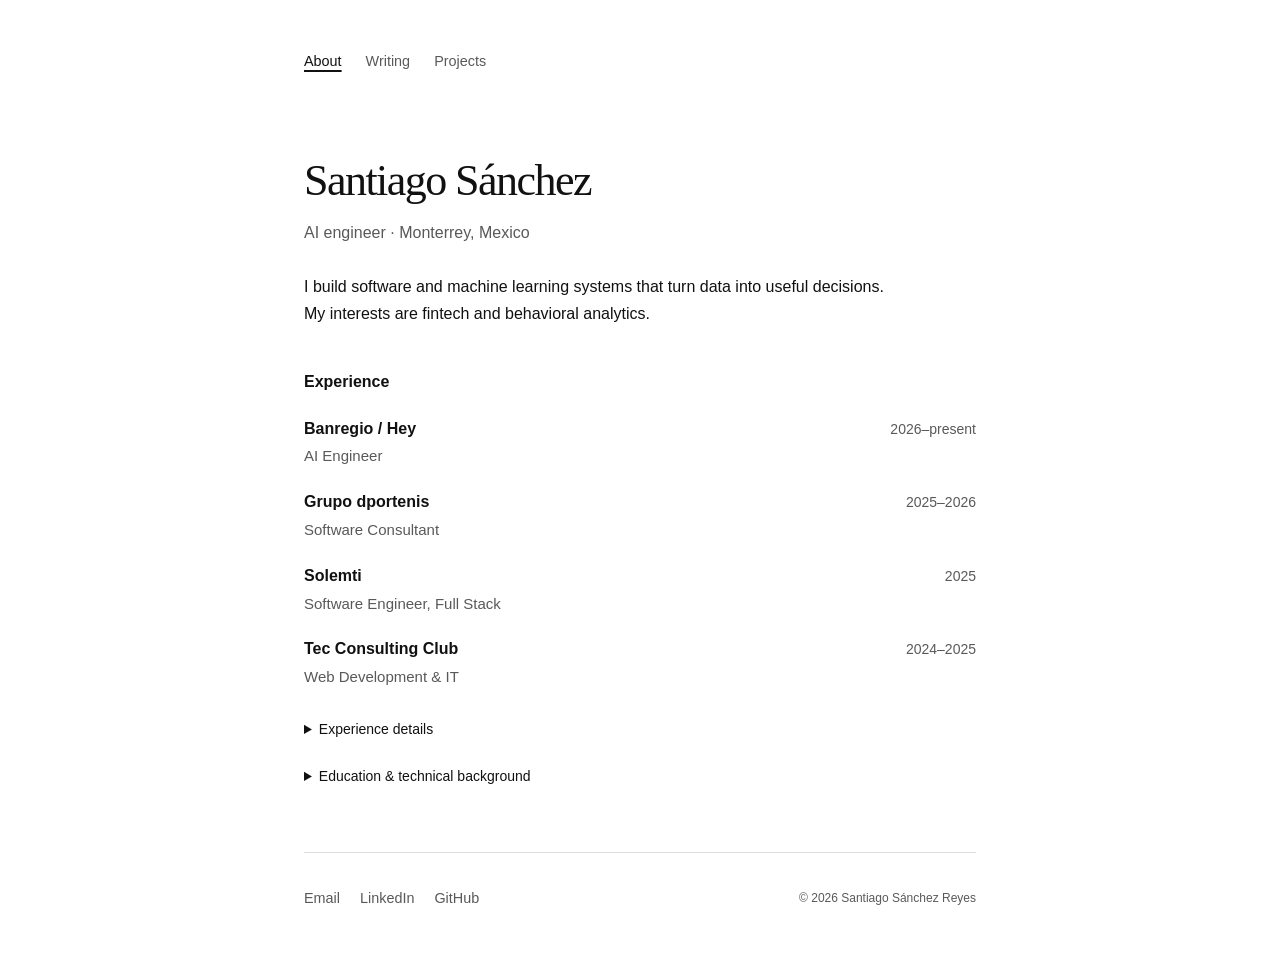
<file: index.html>
<!doctype html>
<html lang="en">
<head>
  <meta charset="utf-8">
  <meta name="viewport" content="width=device-width, initial-scale=1">
  <meta name="description" content="I build software and machine learning systems to turn data into useful decisions.">
  <meta name="theme-color" content="#ffffff">
  <title>About | Santiago Sánchez Reyes</title>
  <link rel="icon" type="image/svg+xml" href="favicon.svg">
  <link rel="stylesheet" href="styles.css">
</head>
<body>
  <a class="skip-link" href="#main">Skip to content</a>
  <header class="site-header container">
    <nav aria-label="Main navigation"><a href="index.html" aria-current="page">About</a>
<a href="writing.html">Writing</a>
<a href="projects.html">Projects</a></nav>
  </header>
  <main id="main" class="container">
    <header class="page-heading">
      <h1>Santiago Sánchez</h1>
      <p class="subtitle">AI engineer · Monterrey, Mexico</p>
    </header>

    <p class="intro">I build software and machine learning systems that turn data into useful decisions.
      My interests are fintech and behavioral analytics.</p>
    <section aria-labelledby="experience-heading">
      <h2 id="experience-heading">Experience</h2>
      <ul class="experience-list"><li>
        <div class="item-heading"><strong>Banregio / Hey</strong><span class="meta">2026–present</span></div>
        <p class="role">AI Engineer</p>
      </li><li>
        <div class="item-heading"><strong>Grupo dportenis</strong><span class="meta">2025–2026</span></div>
        <p class="role">Software Consultant</p>
      </li><li>
        <div class="item-heading"><strong>Solemti</strong><span class="meta">2025</span></div>
        <p class="role">Software Engineer, Full Stack</p>
      </li><li>
        <div class="item-heading"><strong>Tec Consulting Club</strong><span class="meta">2024–2025</span></div>
        <p class="role">Web Development &amp; IT</p>
      </li></ul>
      <details>
        <summary>Experience details</summary>
        <div class="detail-content"><h3>AI Engineer — Banregio / Hey</h3>
          <p><time datetime="2026-07">July 2026</time>–present · Monterrey, Mexico</p>
          <p>Developing LLM-powered applications that deliver insights.</p>

<h3>Software Consultant — Grupo dportenis</h3>
          <p><time datetime="2025-08">August 2025</time>–<time datetime="2026-06">June 2026</time> · Mazatlán, Mexico</p>
          <p>Worked with business stakeholders on operational dashboards, procurement analysis,
            budget tracking, demand analytics, and Python automation.</p>

<h3>Software Engineer, Full Stack — Solemti</h3>
          <p>2025 · Sinaloa, Mexico</p>
          <p>Contributed to e-commerce software, reusable interface components, authentication,
            and backend endpoints. Collaborated on production debugging and code reviews.</p>

<h3>Web Development &amp; IT — Tec Consulting Club</h3>
          <p>2024–2025 · Monterrey, Mexico</p>
          <p>Developed club websites and administration interfaces for contacts, sponsorships,
            events, and resources.</p>
        </div>
      </details>
    </section>
    <details class="background">
      <summary>Education &amp; technical background</summary>
      <div class="detail-content"><h3>Education</h3>
      <ul>
        <li><strong>Tecnológico de Monterrey</strong> — Computer Science, 2022–2026.</li>
        <li><strong>Aalto University</strong> — Study abroad, School of Science, 2025.</li>
      </ul>

      <h3>Tools and technologies</h3>
      <dl>
        <dt><strong>Languages</strong></dt>
        <dd>Python, SQL, TypeScript, JavaScript, Java, C++, Swift, and R.</dd>
        <dt><strong>Web and backend</strong></dt>
        <dd>Angular, React, Node.js, NestJS, Express, FastAPI, Flask, and REST APIs.</dd>
        <dt><strong>Data and machine learning</strong></dt>
        <dd>pandas, NumPy, scikit-learn, XGBoost, LightGBM, MLflow, Optuna, and SHAP.</dd>
        <dt><strong>Databases and cloud</strong></dt>
        <dd>PostgreSQL, SQL Server, Firebase, and AWS data services.</dd>
      </dl>
      <p><strong>Languages spoken:</strong> Spanish and English.</p>
    </div>
    </details>

  </main>
  <footer class="container">
    <nav aria-label="Contact links">
      <a href="mailto:santiagosa2003@gmail.com">Email</a>
      <a href="https://www.linkedin.com/in/santischzr0304/">LinkedIn</a>
      <a href="https://github.com/santiagoschzr">GitHub</a>
    </nav>
    <p>© 2026 Santiago Sánchez Reyes</p>
  </footer>
</body>
</html>
</file>
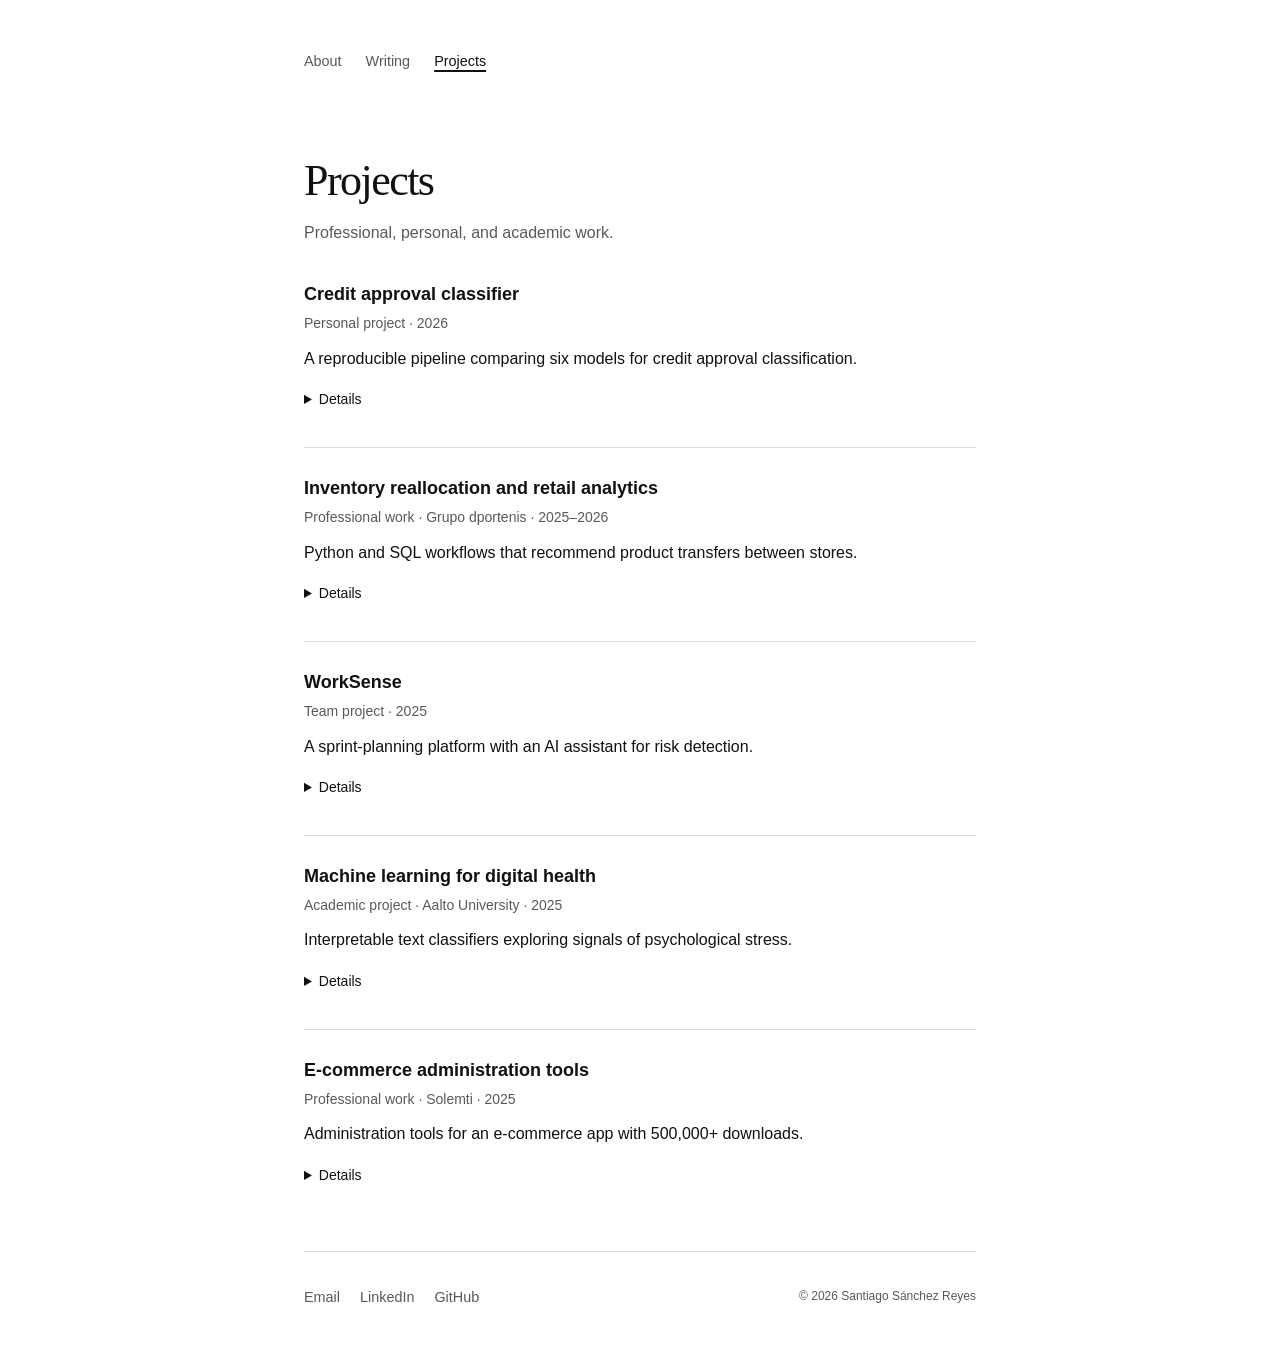
<file: projects.html>
<!doctype html>
<html lang="en">
<head>
  <meta charset="utf-8">
  <meta name="viewport" content="width=device-width, initial-scale=1">
  <meta name="description" content="A collection of work in machine learning, data, and software development.">
  <meta name="theme-color" content="#ffffff">
  <title>Projects | Santiago Sánchez Reyes</title>
  <link rel="icon" type="image/svg+xml" href="favicon.svg">
  <link rel="stylesheet" href="styles.css">
</head>
<body>
  <a class="skip-link" href="#main">Skip to content</a>
  <header class="site-header container">
    <nav aria-label="Main navigation"><a href="index.html">About</a>
<a href="writing.html">Writing</a>
<a href="projects.html" aria-current="page">Projects</a></nav>
  </header>
  <main id="main" class="container">
    <header class="page-heading">
      <h1>Projects</h1>
      <p class="subtitle">Professional, personal, and academic work.</p>
    </header>
    <article class="project">
      <h2>Credit approval classifier</h2>
      <p class="meta">Personal project · 2026</p>
      <p>A reproducible pipeline comparing six models for credit approval classification.</p>
      <details>
        <summary>Details<span class="visually-hidden">: Credit approval classifier</span></summary>
        <div class="detail-content"><p>I built a reproducible machine learning pipeline to compare six approaches to credit
          approval classification, from logistic regression to a stacking ensemble.</p>
        <ul>
          <li>Applied SMOTEENN within each cross-validation fold to prevent resampling leakage.</li>
          <li>Tracked experiments with MLflow and tuned models with Optuna.</li>
          <li>The best model achieved an AUC-ROC of 0.91 and a Gini coefficient of 0.82 in the project evaluation.</li>
        </ul>
        <h3>Models, evaluation, and interpretability</h3>
          <p>I compared logistic regression, random forest, XGBoost, LightGBM, CatBoost,
            and a stacking ensemble using 10-fold cross-validation. Evaluation included KS,
            PR-AUC, and expected calibration error, alongside AUC-ROC and Gini.</p>
          <p>I used SHAP for model explanations and included a disparate-impact analysis.</p>
        </div>
      </details>
    </article>
<article class="project">
      <h2>Inventory reallocation and retail analytics</h2>
      <p class="meta">Professional work · Grupo dportenis · 2025–2026</p>
      <p>Python and SQL workflows that recommend product transfers between stores.</p>
      <details>
        <summary>Details<span class="visually-hidden">: Inventory reallocation and retail analytics</span></summary>
        <div class="detail-content"><p>I developed Python and SQL workflows that recommend product transfers between stores
          using sales and inventory data, replacing recurring manual analysis.</p>
        <ul>
          <li>Built data cleaning and transformation pipelines for analysis and validation.</li>
          <li>Automated reporting on spending, margins, and inventory.</li>
          <li>Developed a supervised classification pipeline to categorize a product catalog from labeled examples.</li>
        </ul></div>
      </details>
    </article>
<article class="project">
      <h2>WorkSense</h2>
      <p class="meta">Team project · 2025</p>
      <p>A sprint-planning platform with an AI assistant for risk detection.</p>
      <details>
        <summary>Details<span class="visually-hidden">: WorkSense</span></summary>
        <div class="detail-content"><p>I co-built a web platform for backlog creation and sprint planning, with an AI assistant
          that identifies risks and suggests actions based on sprint data.</p>
        <p>My contributions covered the frontend, API integration, and interaction design.</p></div>
      </details>
    </article>
<article class="project">
      <h2>Machine learning for digital health</h2>
      <p class="meta">Academic project · Aalto University · 2025</p>
      <p>Interpretable text classifiers exploring signals of psychological stress.</p>
      <details>
        <summary>Details<span class="visually-hidden">: Machine learning for digital health</span></summary>
        <div class="detail-content"><p>I built interpretable text classifiers to explore signals of psychological stress in
          Reddit and X posts.</p>
        <p>The project used TF-IDF features with logistic regression and support vector machines,
          evaluated through precision, recall, and F1.</p></div>
      </details>
    </article>
<article class="project">
      <h2>E-commerce administration tools</h2>
      <p class="meta">Professional work · Solemti · 2025</p>
      <p>Administration tools for an e-commerce app with 500,000+ downloads.</p>
      <details>
        <summary>Details<span class="visually-hidden">: E-commerce administration tools</span></summary>
        <div class="detail-content"><p>I contributed to administration tools for a mobile e-commerce app with more than
          500,000 downloads in Mexico.</p>
        <ul>
          <li>Developed modules for translations, payments, notifications, and access roles.</li>
          <li>Built reusable Angular and PrimeNG components with RxJS and internationalization support.</li>
          <li>Implemented JWT authentication and contributed NestJS API endpoints.</li>
        </ul></div>
      </details>
    </article>
  </main>
  <footer class="container">
    <nav aria-label="Contact links">
      <a href="mailto:santiagosa2003@gmail.com">Email</a>
      <a href="https://www.linkedin.com/in/santischzr0304/">LinkedIn</a>
      <a href="https://github.com/santiagoschzr">GitHub</a>
    </nav>
    <p>© 2026 Santiago Sánchez Reyes</p>
  </footer>
</body>
</html>
</file>
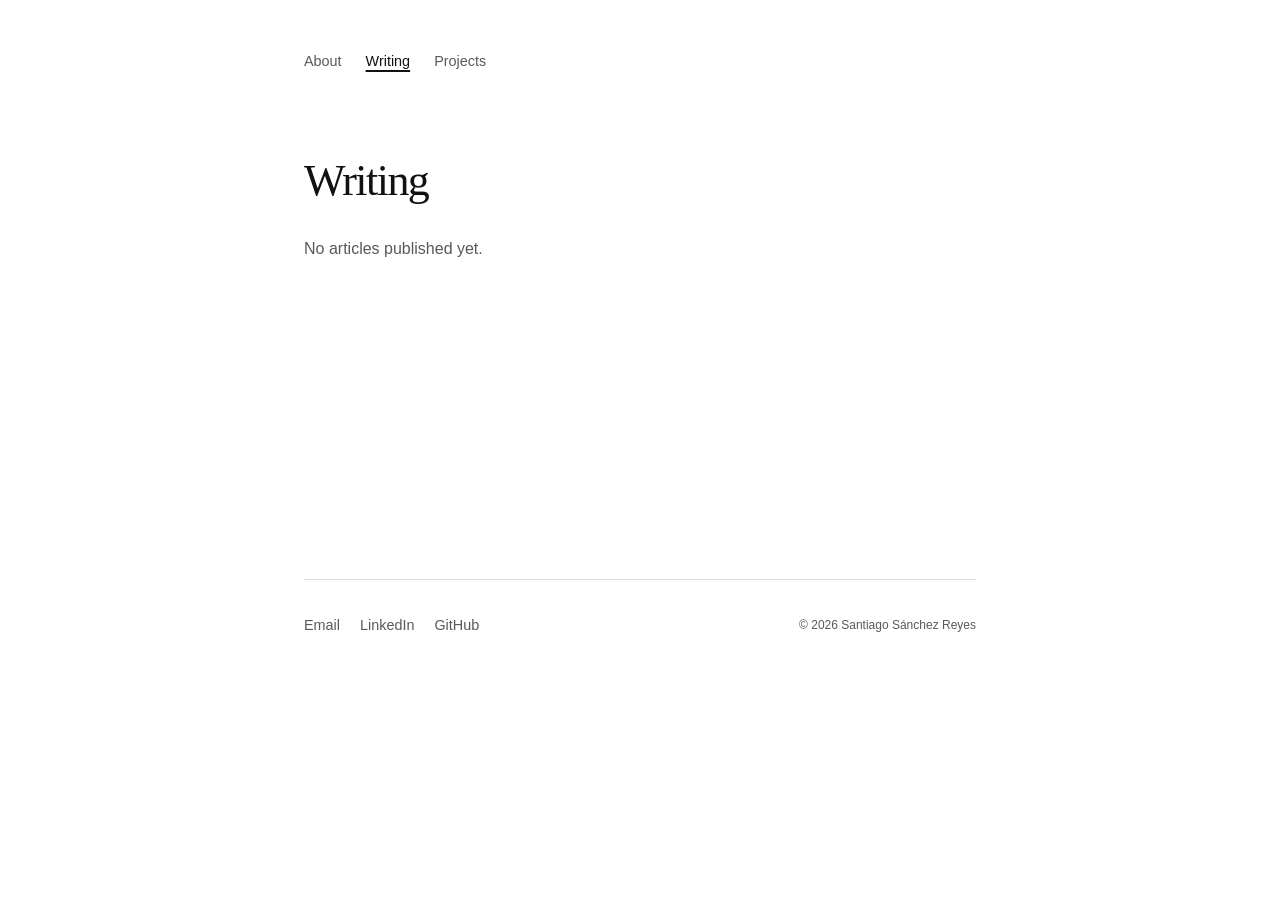
<file: writing.html>
<!doctype html>
<html lang="en">
<head>
  <meta charset="utf-8">
  <meta name="viewport" content="width=device-width, initial-scale=1">
  <meta name="description" content="A space for thoughts on software, machine learning, and the questions behind the work.">
  <meta name="theme-color" content="#ffffff">
  <title>Writing | Santiago Sánchez Reyes</title>
  <link rel="icon" type="image/svg+xml" href="favicon.svg">
  <link rel="stylesheet" href="styles.css">
</head>
<body>
  <a class="skip-link" href="#main">Skip to content</a>
  <header class="site-header container">
    <nav aria-label="Main navigation"><a href="index.html">About</a>
<a href="writing.html" aria-current="page">Writing</a>
<a href="projects.html">Projects</a></nav>
  </header>
  <main id="main" class="container">
    <header class="page-heading">
      <h1>Writing</h1>

    </header>
    <p class="empty-state">No articles published yet.</p>
  </main>
  <footer class="container">
    <nav aria-label="Contact links">
      <a href="mailto:santiagosa2003@gmail.com">Email</a>
      <a href="https://www.linkedin.com/in/santischzr0304/">LinkedIn</a>
      <a href="https://github.com/santiagoschzr">GitHub</a>
    </nav>
    <p>© 2026 Santiago Sánchez Reyes</p>
  </footer>
</body>
</html>
</file>
<file: styles.css>
:root {
  color-scheme: light;
  --paper: #ffffff;
  --ink: #111111;
  --muted: #595959;
  --rule: #dedede;
}

* { box-sizing: border-box; }
body { margin: 0; background: var(--paper); color: var(--ink); font: 1rem/1.65 Arial, Helvetica, sans-serif; overflow-wrap: anywhere; }
.container { width: min(100% - 4rem, 42rem); margin-inline: auto; }
a { color: var(--ink); text-underline-offset: .3em; text-decoration-thickness: 1px; }
a:hover { text-decoration: underline; }
a:focus-visible, summary:focus-visible { outline: 2px solid var(--ink); outline-offset: 5px; }
p { margin: 0 0 1rem; }
h1 { font: normal clamp(2rem, 5vw, 2.75rem)/1.2 Georgia, 'Times New Roman', serif; letter-spacing: -.035em; margin: 0 0 .75rem; }
h2 { font-size: 1rem; line-height: 1.4; margin: 0 0 1.4rem; }
h3 { font-size: 1rem; line-height: 1.5; margin: 1.5rem 0 .5rem; }
.site-header { padding-block: 2.75rem; }
nav { display: flex; flex-wrap: wrap; gap: 1.5rem; font-size: .9rem; }
nav a { color: var(--muted); text-decoration: none; padding-block: .35rem; }
nav a[aria-current="page"] { color: var(--ink); text-decoration: underline; text-decoration-thickness: 2px; }
main { padding-block: 2rem 0; min-height: 25rem; }
.page-heading { margin-bottom: 1.75rem; }
.subtitle, .meta { color: var(--muted); }
.subtitle { margin: 0; }
.intro { max-width: 37rem; margin-bottom: 2.75rem; }
.experience-list { list-style: none; padding: 0; margin: 0; }
.experience-list li { margin-bottom: 1.25rem; }
.item-heading { display: flex; justify-content: space-between; gap: 1rem; align-items: baseline; }
.meta { font-size: .875rem; }
.item-heading .meta { flex-shrink: 0; }
.role { color: var(--muted); margin: .15rem 0 0; font-size: .9375rem; }
summary { color: var(--ink); cursor: pointer; font-size: .875rem; padding-block: .5rem; width: fit-content; }
.detail-content { padding-block: .75rem; }
.detail-content p:last-child { margin-bottom: 0; }
.detail-content h3:first-child { margin-top: 0; }
.detail-content dd { margin: 0 0 1rem; color: var(--muted); }
.detail-content ul { padding-left: 1.25rem; }
.detail-content li + li { margin-top: .5rem; }
.background { margin-top: .5rem; }
.project { padding-block: 1.75rem; border-bottom: 1px solid var(--rule); }
.project:first-of-type { padding-top: .5rem; }
.project:last-of-type { border-bottom: 0; padding-bottom: 0; }
.project h2 { font-size: 1.125rem; margin-bottom: .3rem; }
.project .meta { margin-bottom: .65rem; }
.project > p:last-of-type { margin-bottom: .5rem; }
.empty-state { color: var(--muted); }
footer { display: flex; align-items: center; justify-content: space-between; flex-wrap: wrap; gap: 1rem; border-top: 1px solid var(--rule); margin-top: 3.5rem; padding-block: 1.75rem 3rem; }
footer p { font-size: .75rem; color: var(--muted); margin: 0; }
footer nav { gap: 1.25rem; }
.skip-link { position: absolute; top: .5rem; left: 1rem; padding: .5rem; background: var(--paper); transform: translateY(-200%); }
.skip-link:focus { transform: translateY(0); }
.visually-hidden { position: absolute; width: 1px; height: 1px; padding: 0; margin: -1px; overflow: hidden; clip-path: inset(50%); white-space: nowrap; border: 0; }

@media (max-width: 540px) {
  .container { width: calc(100% - 3rem); }
  .site-header { padding-block: 1.75rem; }
  nav { gap: 1rem; }
  main { padding-top: 1.5rem; }
  .item-heading { flex-wrap: wrap; column-gap: 1rem; row-gap: 0; }
  footer { margin-top: 2.5rem; }
}

@media print {
  body { background: white; color: black; }
  .site-header, footer, .skip-link { display: none; }
  .container { width: 100%; }
}
</file>
